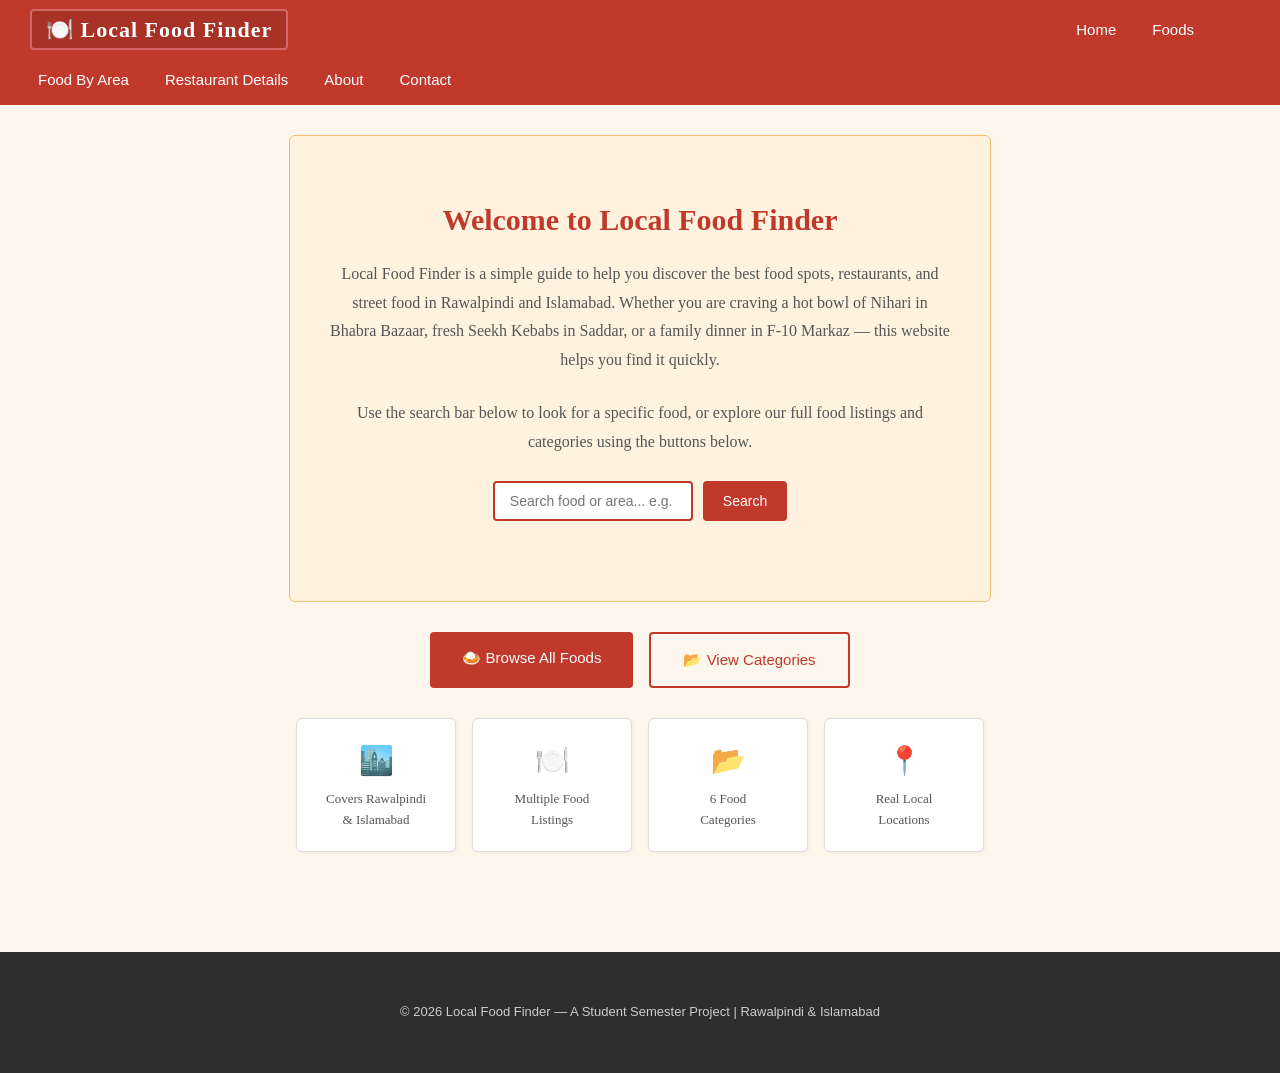
<file: index.html>
<!DOCTYPE html>
<html lang="en">
<head>
    <meta charset="UTF-8">
    <meta name="viewport" content="width=device-width, initial-scale=1.0">
    <title>Local Food Finder - Home</title>
    <link rel="stylesheet" href="style.css">
</head>
<body>

    <nav>
        <ul>
            <li><span class="nav-brand">🍽️ Local Food Finder</span></li>
            <li style="margin-left: 760px;"><a href="index.html">Home</a></li>
            <li><a href="foods.html">Foods</a></li>
            <li><a href="foodbyarea.html">Food By Area</a></li>
            <li><a href="details.html">Restaurant Details</a></li>
            <li><a href="about.html">About</a></li>
            <li><a href="contact.html">Contact</a></li>
        </ul>
    </nav>

    <main>

        <div class="hero">
            <h2>Welcome to Local Food Finder</h2>
            <p>
                Local Food Finder is a simple guide to help you discover the best food spots,
                restaurants, and street food in Rawalpindi and Islamabad. Whether you are craving
                a hot bowl of Nihari in Bhabra Bazaar, fresh Seekh Kebabs in Saddar, or a family
                dinner in F-10 Markaz — this website helps you find it quickly.
            </p>
            <p>
                Use the search bar below to look for a specific food, or explore our full food
                listings and categories using the buttons below.
            </p>

            <div class="search-bar">
                <input type="text" id="homeSearch" placeholder="Search food or area... e.g. Biryani, Saddar">
                <button type="button" onclick="redirectSearch()">Search</button>
            </div>
        </div>

        <div class="home-actions">
            <a href="foods.html" class="btn">🍛 Browse All Foods</a>
            <a href="categories.html" class="btn btn-outline">📂 View Categories</a>
        </div>

        <div style="display:flex; gap:16px; flex-wrap:wrap; justify-content:center; margin-bottom:30px;">

            <div style="background:#fff; border:1px solid #ddd; border-radius:6px; padding:20px 28px; text-align:center; min-width:160px; box-shadow:1px 1px 4px rgba(0,0,0,0.05);">
                <div style="font-size:28px;">🏙️</div>
                <div style="font-size:13px; color:#555; margin-top:6px;">Covers Rawalpindi<br>&amp; Islamabad</div>
            </div>

            <div style="background:#fff; border:1px solid #ddd; border-radius:6px; padding:20px 28px; text-align:center; min-width:160px; box-shadow:1px 1px 4px rgba(0,0,0,0.05);">
                <div style="font-size:28px;">🍽️</div>
                <div style="font-size:13px; color:#555; margin-top:6px;">Multiple Food<br>Listings</div>
            </div>

            <div style="background:#fff; border:1px solid #ddd; border-radius:6px; padding:20px 28px; text-align:center; min-width:160px; box-shadow:1px 1px 4px rgba(0,0,0,0.05);">
                <div style="font-size:28px;">📂</div>
                <div style="font-size:13px; color:#555; margin-top:6px;">6 Food<br>Categories</div>
            </div>

            <div style="background:#fff; border:1px solid #ddd; border-radius:6px; padding:20px 28px; text-align:center; min-width:160px; box-shadow:1px 1px 4px rgba(0,0,0,0.05);">
                <div style="font-size:28px;">📍</div>
                <div style="font-size:13px; color:#555; margin-top:6px;">Real Local<br>Locations</div>
            </div>

        </div>

    </main>

    <footer>
        <p>&copy; 2026 Local Food Finder &mdash; A Student Semester Project | Rawalpindi &amp; Islamabad</p>
    </footer>
    <script src="script.js"></script>
</body>
</html>
</file>
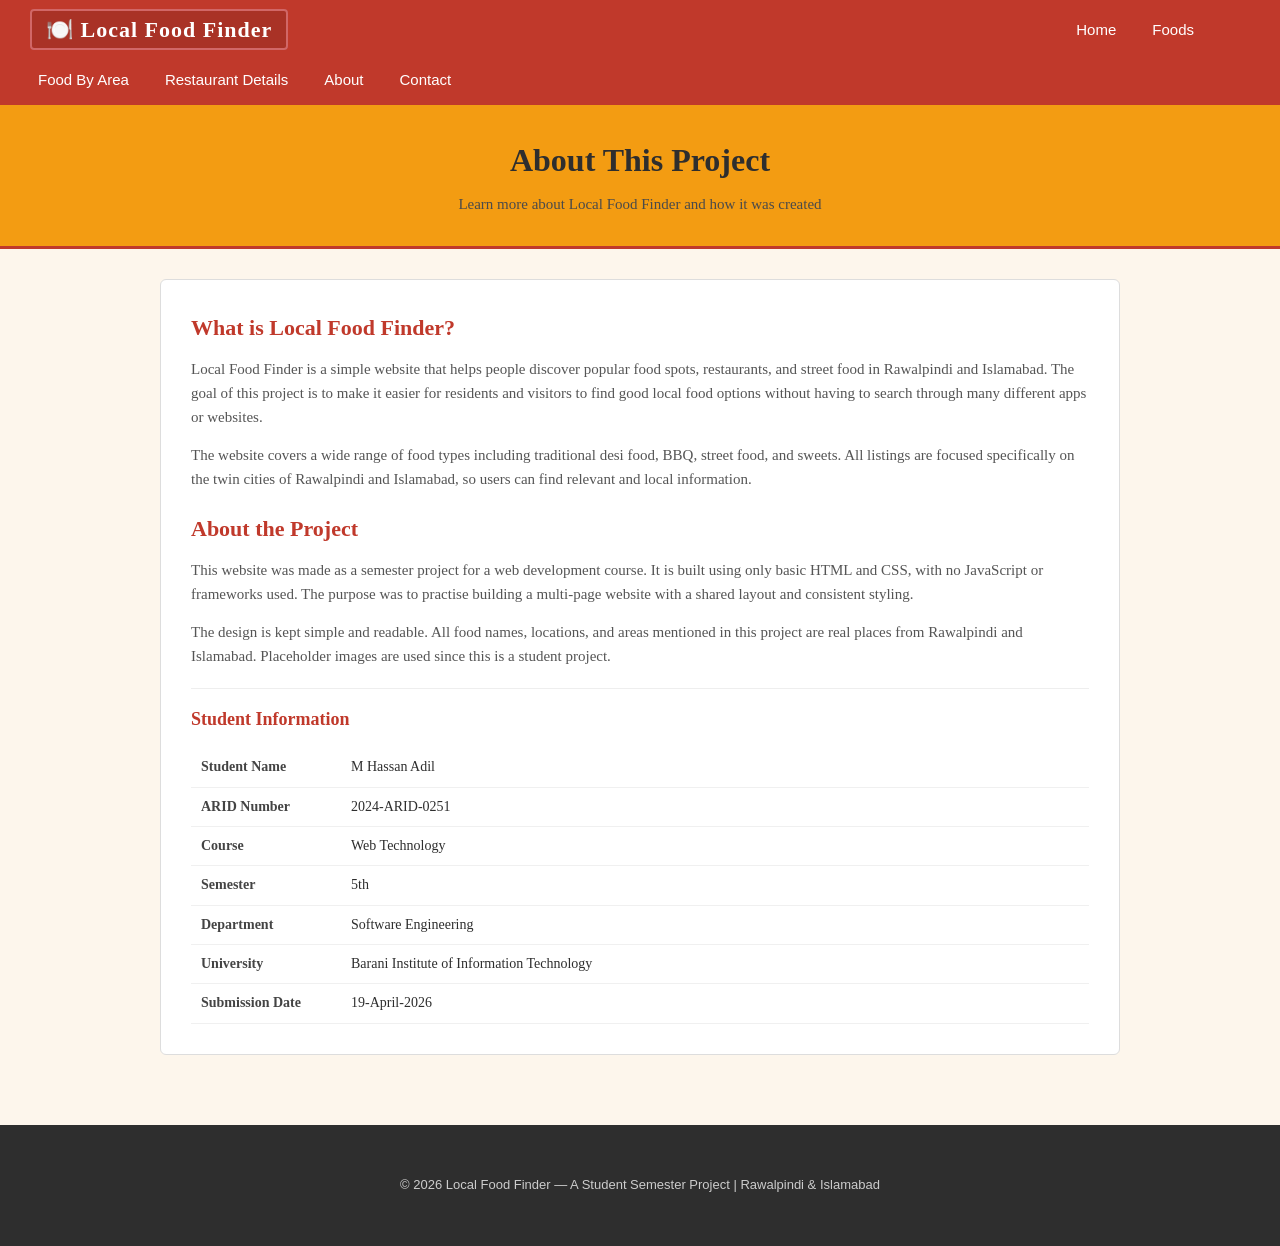
<file: about.html>
<!DOCTYPE html>
<html lang="en">
<head>
    <meta charset="UTF-8">
    <meta name="viewport" content="width=device-width, initial-scale=1.0">
    <title>Local Food Finder - About</title>
    <link rel="stylesheet" href="style.css">
</head>
<body>

    <nav>
        <ul>
            <li><span class="nav-brand">🍽️ Local Food Finder</span></li>
            <li style="margin-left: 760px;"><a href="index.html">Home</a></li>
            <li><a href="foods.html">Foods</a></li>
            <li><a href="foodbyarea.html">Food By Area</a></li>
            <li><a href="details.html">Restaurant Details</a></li>
            <li><a href="about.html">About</a></li>
            <li><a href="contact.html">Contact</a></li>
        </ul>
    </nav>

    <div class="page-header">
        <h1>About This Project</h1>
        <p>Learn more about Local Food Finder and how it was created</p>
    </div>

    <main>

        <div class="about-box">

            <h2>What is Local Food Finder?</h2>

            <p>
                Local Food Finder is a simple website that helps people discover popular food spots,
                restaurants, and street food in Rawalpindi and Islamabad. The goal of this project is
                to make it easier for residents and visitors to find good local food options without
                having to search through many different apps or websites.
            </p>

            <p>
                The website covers a wide range of food types including traditional desi food, BBQ,
                street food, and sweets. All listings are focused specifically on the twin cities of
                Rawalpindi and Islamabad, so users can find relevant and local information.
            </p>

            <h2 style="margin-top: 20px;">About the Project</h2>

            <p>
                This website was made as a semester project for a web development course. It is built
                using only basic HTML and CSS, with no JavaScript or frameworks used. The purpose was
                to practise building a multi-page website with a shared layout and consistent styling.
            </p>

            <p>
                The design is kept simple and readable. All food names, locations, and areas mentioned
                in this project are real places from Rawalpindi and Islamabad. Placeholder images are
                used since this is a student project.
            </p>

            <div class="student-info">
                <h2 style="color:#c0392b; font-size:18px; margin-bottom:14px;">Student Information</h2>
                <table>
                    <tr>
                        <td>Student Name</td>
                        <td>M Hassan Adil</td>
                    </tr>
                    <tr>
                        <td>ARID Number</td>
                        <td>2024-ARID-0251</td>
                    </tr>
                    <tr>
                        <td>Course</td>
                        <td>Web Technology</td>
                    </tr>
                    <tr>
                        <td>Semester</td>
                        <td>5th</td>
                    </tr>
                    <tr>
                        <td>Department</td>
                        <td>Software Engineering</td>
                    </tr>
                    <tr>
                        <td>University</td>
                        <td>Barani Institute of Information Technology</td>
                    </tr>
                    <tr>
                        <td>Submission Date</td>
                        <td>19-April-2026</td>
                    </tr>
                </table>
            </div>

        </div>

    </main>

    <footer>
        <p>&copy; 2026 Local Food Finder &mdash; A Student Semester Project | Rawalpindi &amp; Islamabad</p>
    </footer>

</body>
</html>
</file>
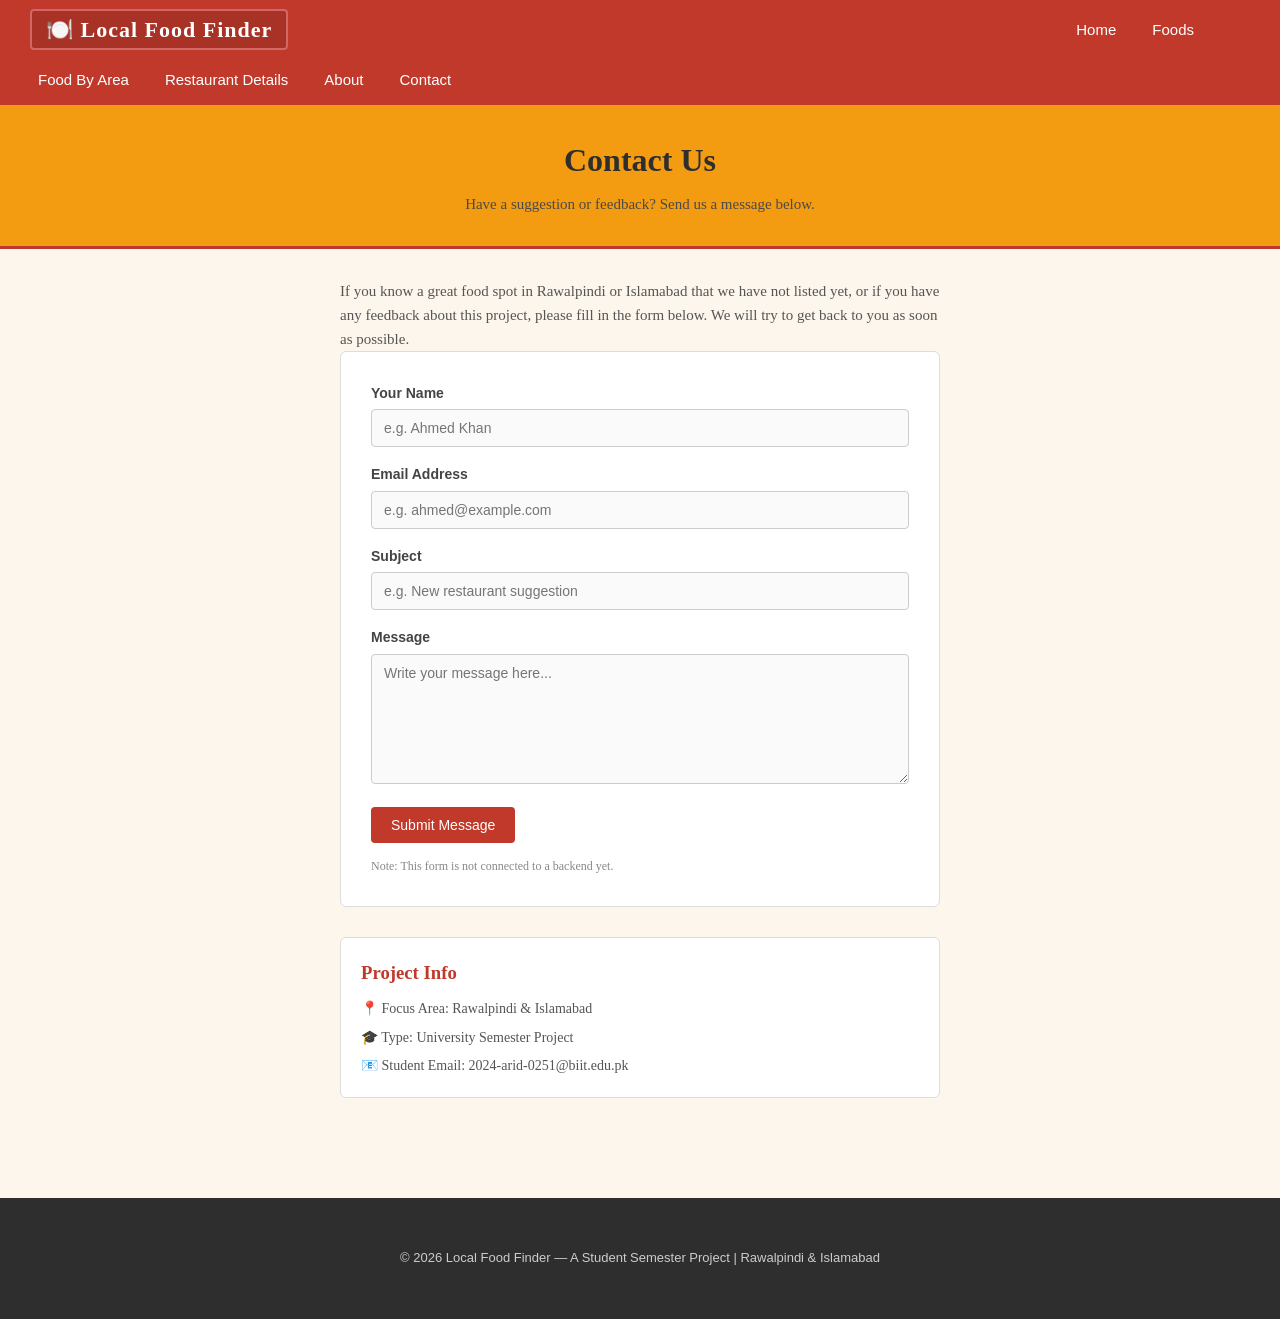
<file: contact.html>
<!DOCTYPE html>
<html lang="en">
<head>
    <meta charset="UTF-8">
    <meta name="viewport" content="width=device-width, initial-scale=1.0">
    <title>Local Food Finder - Contact</title>
    <link rel="stylesheet" href="style.css">
</head>
<body>

    <nav>
        <ul>
            <li><span class="nav-brand">🍽️ Local Food Finder</span></li>
            <li style="margin-left: 760px;"><a href="index.html">Home</a></li>
            <li><a href="foods.html">Foods</a></li>
            <li><a href="foodbyarea.html">Food By Area</a></li>
            <li><a href="details.html">Restaurant Details</a></li>
            <li><a href="about.html">About</a></li>
            <li><a href="contact.html">Contact</a></li>
        </ul>
    </nav>

    <div class="page-header">
        <h1>Contact Us</h1>
        <p>Have a suggestion or feedback? Send us a message below.</p>
    </div>

    <main>

        <p style="margin-bottom: 50px; color: #555; font-size: 15px; max-width: 600px; margin: 0 auto;">
            If you know a great food spot in Rawalpindi or Islamabad that we have not listed yet,
            or if you have any feedback about this project, please fill in the form below. We will
            try to get back to you as soon as possible.
        </p>

        <div class="contact-form">

            <label for="name">Your Name</label>
            <input type="text" id="name" name="name" placeholder="e.g. Ahmed Khan">

            <label for="email">Email Address</label>
            <input type="email" id="email" name="email" placeholder="e.g. ahmed@example.com">

            <label for="subject">Subject</label>
            <input type="text" id="subject" name="subject" placeholder="e.g. New restaurant suggestion">

            <label for="message">Message</label>
            <textarea id="message" name="message" placeholder="Write your message here..."></textarea>

            <button type="button" class="btn">Submit Message</button>

            <p style="margin-top: 14px; font-size: 12px; color: #888;">
                Note: This form is not connected to a backend yet.
            </p>

        </div>

        <div style="margin-top: 30px; background:#fff; border:1px solid #ddd; border-radius:6px; padding:20px; max-width:600px; margin:30px auto;">
            <h3 style="color:#c0392b; margin-bottom:10px;">Project Info</h3>
            <p style="font-size:14px; color:#555; margin-bottom:6px;">📍 Focus Area: Rawalpindi &amp; Islamabad</p>
            <p style="font-size:14px; color:#555; margin-bottom:6px;">🎓 Type: University Semester Project</p>
            <p style="font-size:14px; color:#555;">📧 Student Email: 2024-arid-0251@biit.edu.pk</p>
        </div>

    </main>

    <footer>
        <p>&copy; 2026 Local Food Finder &mdash; A Student Semester Project | Rawalpindi &amp; Islamabad</p>
    </footer>

</body>
</html>
</file>
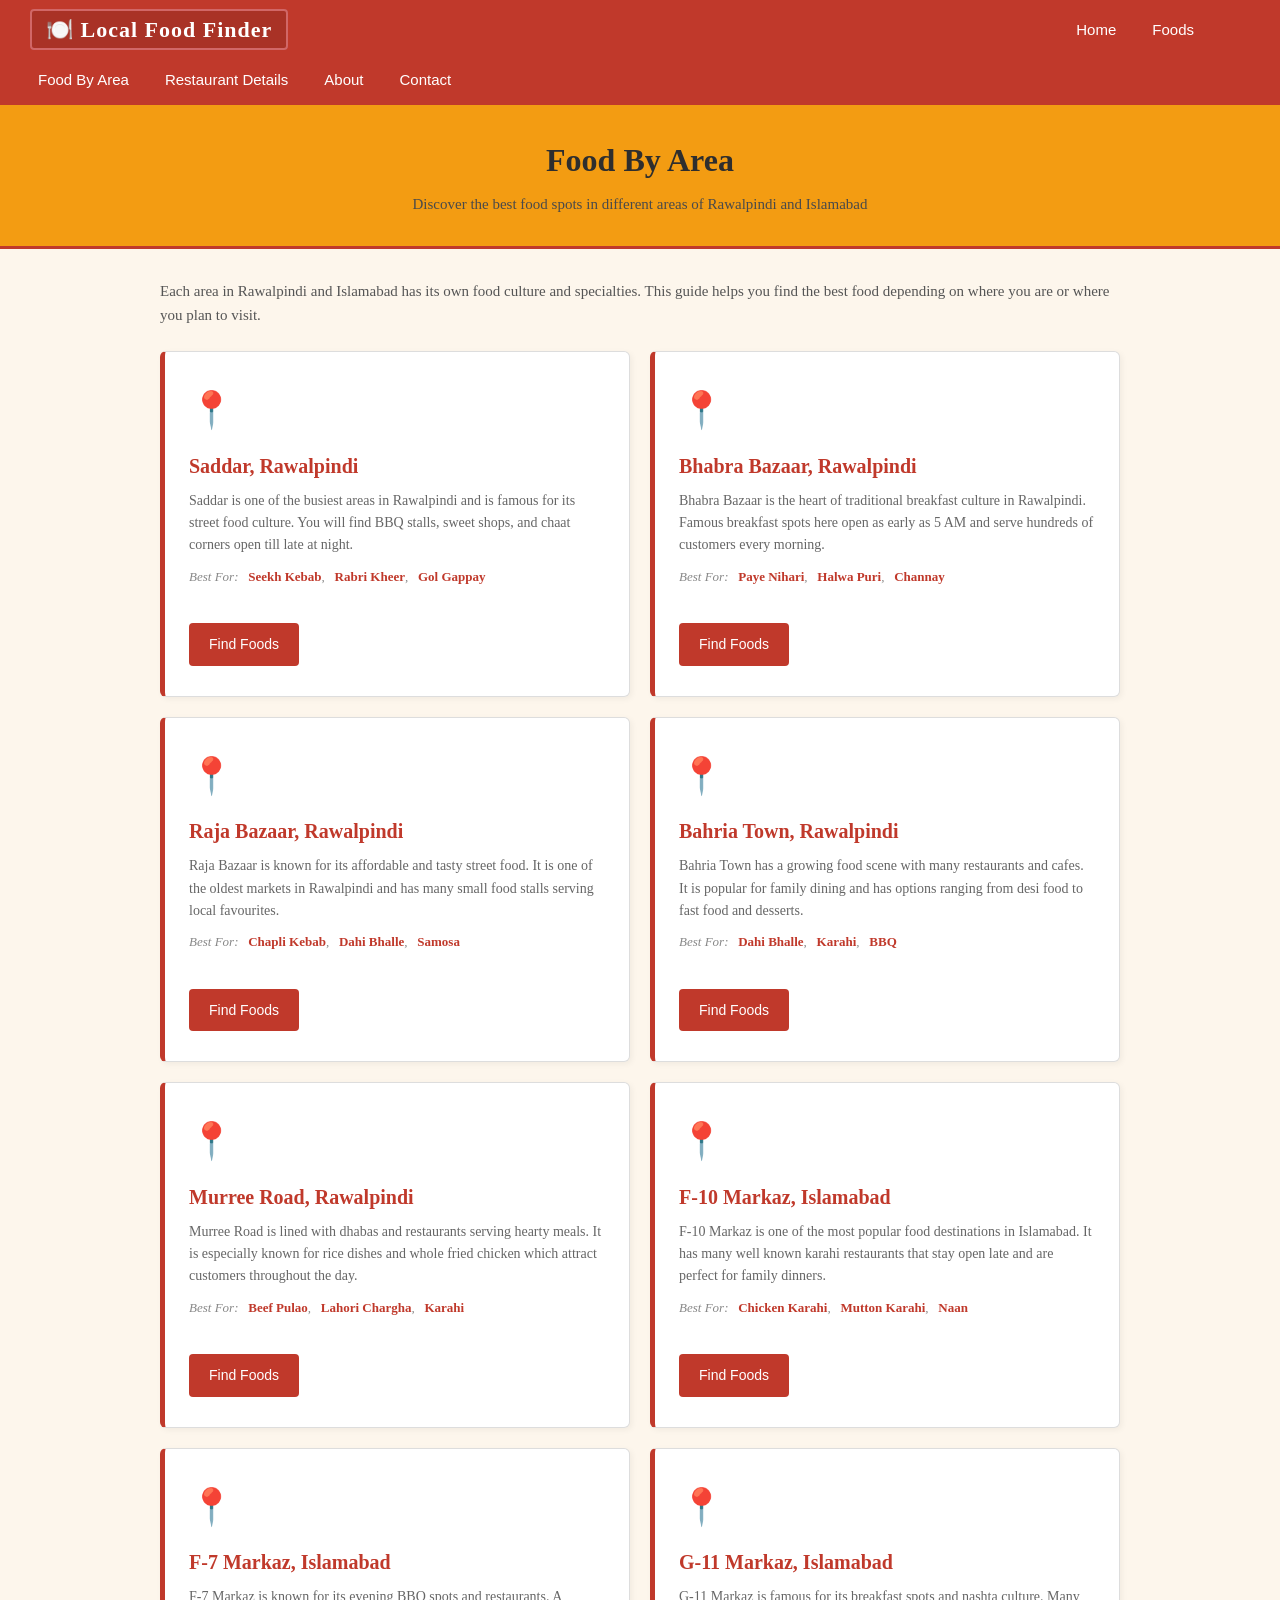
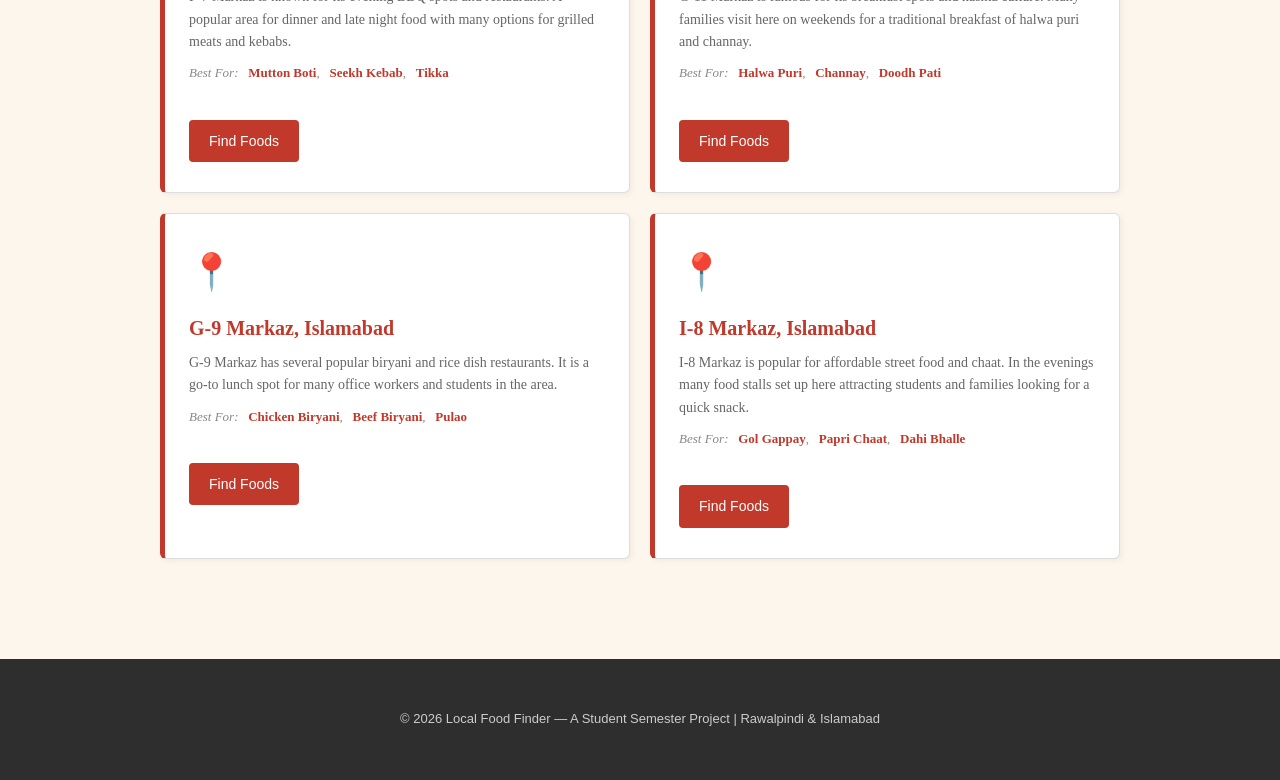
<file: foodbyarea.html>
<!DOCTYPE html>
<html lang="en">
<head>
    <meta charset="UTF-8">
    <meta name="viewport" content="width=device-width, initial-scale=1.0">
    <title>Local Food Finder - Food By Area</title>
    <link rel="stylesheet" href="style.css">
</head>
<body>

    <nav>
        <ul>
            <li><span class="nav-brand">🍽️ Local Food Finder</span></li>
            <li style="margin-left: 760px;"><a href="index.html">Home</a></li>
            <li><a href="foods.html">Foods</a></li>
            <li><a href="categories.html">Food By Area</a></li>
            <li><a href="details.html">Restaurant Details</a></li>
            <li><a href="about.html">About</a></li>
            <li><a href="contact.html">Contact</a></li>
        </ul>
    </nav>

    <div class="page-header">
        <h1>Food By Area</h1>
        <p>Discover the best food spots in different areas of Rawalpindi and Islamabad</p>
    </div>

    <main>

        <p style="color:#555; font-size:15px; margin-bottom:24px;">
            Each area in Rawalpindi and Islamabad has its own food culture and specialties.
            This guide helps you find the best food depending on where you are or where you
            plan to visit.
        </p>

        <div class="category-grid">

            <div class="category-box">
                <span class="cat-icon">📍</span>
                <h3>Saddar, Rawalpindi</h3>
                <p>
                    Saddar is one of the busiest areas in Rawalpindi and is famous for its
                    street food culture. You will find BBQ stalls, sweet shops, and chaat
                    corners open till late at night.
                </p>
                <p class="examples">
                    Best For: &nbsp;
                    <span>Seekh Kebab</span>, &nbsp;
                    <span>Rabri Kheer</span>, &nbsp;
                    <span>Gol Gappay</span>
                </p>
                <br>
                <a href="foods.html?search=Saddar" class="btn">Find Foods</a>
            </div>

            <div class="category-box">
                <span class="cat-icon">📍</span>
                <h3>Bhabra Bazaar, Rawalpindi</h3>
                <p>
                    Bhabra Bazaar is the heart of traditional breakfast culture in Rawalpindi.
                    Famous breakfast spots here open as early as 5 AM and serve hundreds of
                    customers every morning.
                </p>
                <p class="examples">
                    Best For: &nbsp;
                    <span>Paye Nihari</span>, &nbsp;
                    <span>Halwa Puri</span>, &nbsp;
                    <span>Channay</span>
                </p>
                <br>
                <a href="foods.html?search=Bhabra" class="btn">Find Foods</a>
            </div>

            <div class="category-box">
                <span class="cat-icon">📍</span>
                <h3>Raja Bazaar, Rawalpindi</h3>
                <p>
                    Raja Bazaar is known for its affordable and tasty street food. It is one
                    of the oldest markets in Rawalpindi and has many small food stalls serving
                    local favourites.
                </p>
                <p class="examples">
                    Best For: &nbsp;
                    <span>Chapli Kebab</span>, &nbsp;
                    <span>Dahi Bhalle</span>, &nbsp;
                    <span>Samosa</span>
                </p>
                <br>
                <a href="foods.html?search=Raja Bazaar" class="btn">Find Foods</a>
            </div>

            <div class="category-box">
                <span class="cat-icon">📍</span>
                <h3>Bahria Town, Rawalpindi</h3>
                <p>
                    Bahria Town has a growing food scene with many restaurants and cafes.
                    It is popular for family dining and has options ranging from desi food
                    to fast food and desserts.
                </p>
                <p class="examples">
                    Best For: &nbsp;
                    <span>Dahi Bhalle</span>, &nbsp;
                    <span>Karahi</span>, &nbsp;
                    <span>BBQ</span>
                </p>
                <br>
                <a href="foods.html?search=Bahria" class="btn">Find Foods</a>
            </div>

            <div class="category-box">
                <span class="cat-icon">📍</span>
                <h3>Murree Road, Rawalpindi</h3>
                <p>
                    Murree Road is lined with dhabas and restaurants serving hearty meals.
                    It is especially known for rice dishes and whole fried chicken which
                    attract customers throughout the day.
                </p>
                <p class="examples">
                    Best For: &nbsp;
                    <span>Beef Pulao</span>, &nbsp;
                    <span>Lahori Chargha</span>, &nbsp;
                    <span>Karahi</span>
                </p>
                <br>
                <a href="foods.html?search=Murree Road" class="btn">Find Foods</a>
            </div>

            <div class="category-box">
                <span class="cat-icon">📍</span>
                <h3>F-10 Markaz, Islamabad</h3>
                <p>
                    F-10 Markaz is one of the most popular food destinations in Islamabad.
                    It has many well known karahi restaurants that stay open late and are
                    perfect for family dinners.
                </p>
                <p class="examples">
                    Best For: &nbsp;
                    <span>Chicken Karahi</span>, &nbsp;
                    <span>Mutton Karahi</span>, &nbsp;
                    <span>Naan</span>
                </p>
                <br>
                <a href="foods.html?search=F-10" class="btn">Find Foods</a>
            </div>

            <div class="category-box">
                <span class="cat-icon">📍</span>
                <h3>F-7 Markaz, Islamabad</h3>
                <p>
                    F-7 Markaz is known for its evening BBQ spots and restaurants. A popular
                    area for dinner and late night food with many options for grilled meats
                    and kebabs.
                </p>
                <p class="examples">
                    Best For: &nbsp;
                    <span>Mutton Boti</span>, &nbsp;
                    <span>Seekh Kebab</span>, &nbsp;
                    <span>Tikka</span>
                </p>
                <br>
                <a href="foods.html?search=F-7" class="btn">Find Foods</a>
            </div>

            <div class="category-box">
                <span class="cat-icon">📍</span>
                <h3>G-11 Markaz, Islamabad</h3>
                <p>
                    G-11 Markaz is famous for its breakfast spots and nashta culture. Many
                    families visit here on weekends for a traditional breakfast of halwa puri
                    and channay.
                </p>
                <p class="examples">
                    Best For: &nbsp;
                    <span>Halwa Puri</span>, &nbsp;
                    <span>Channay</span>, &nbsp;
                    <span>Doodh Pati</span>
                </p>
                <br>
                <a href="foods.html?search=G-11" class="btn">Find Foods</a>
            </div>

            <div class="category-box">
                <span class="cat-icon">📍</span>
                <h3>G-9 Markaz, Islamabad</h3>
                <p>
                    G-9 Markaz has several popular biryani and rice dish restaurants. It is
                    a go-to lunch spot for many office workers and students in the area.
                </p>
                <p class="examples">
                    Best For: &nbsp;
                    <span>Chicken Biryani</span>, &nbsp;
                    <span>Beef Biryani</span>, &nbsp;
                    <span>Pulao</span>
                </p>
                <br>
                <a href="foods.html?search=G-9" class="btn">Find Foods</a>
            </div>

            <div class="category-box">
                <span class="cat-icon">📍</span>
                <h3>I-8 Markaz, Islamabad</h3>
                <p>
                    I-8 Markaz is popular for affordable street food and chaat. In the
                    evenings many food stalls set up here attracting students and families
                    looking for a quick snack.
                </p>
                <p class="examples">
                    Best For: &nbsp;
                    <span>Gol Gappay</span>, &nbsp;
                    <span>Papri Chaat</span>, &nbsp;
                    <span>Dahi Bhalle</span>
                </p>
                <br>
                <a href="foods.html?search=I-8" class="btn">Find Foods</a>
            </div>

        </div>

    </main>

    <footer>
        <p>&copy; 2026 Local Food Finder &mdash; A Student Semester Project | Rawalpindi &amp; Islamabad</p>
    </footer>

</body>
</html>
</file>
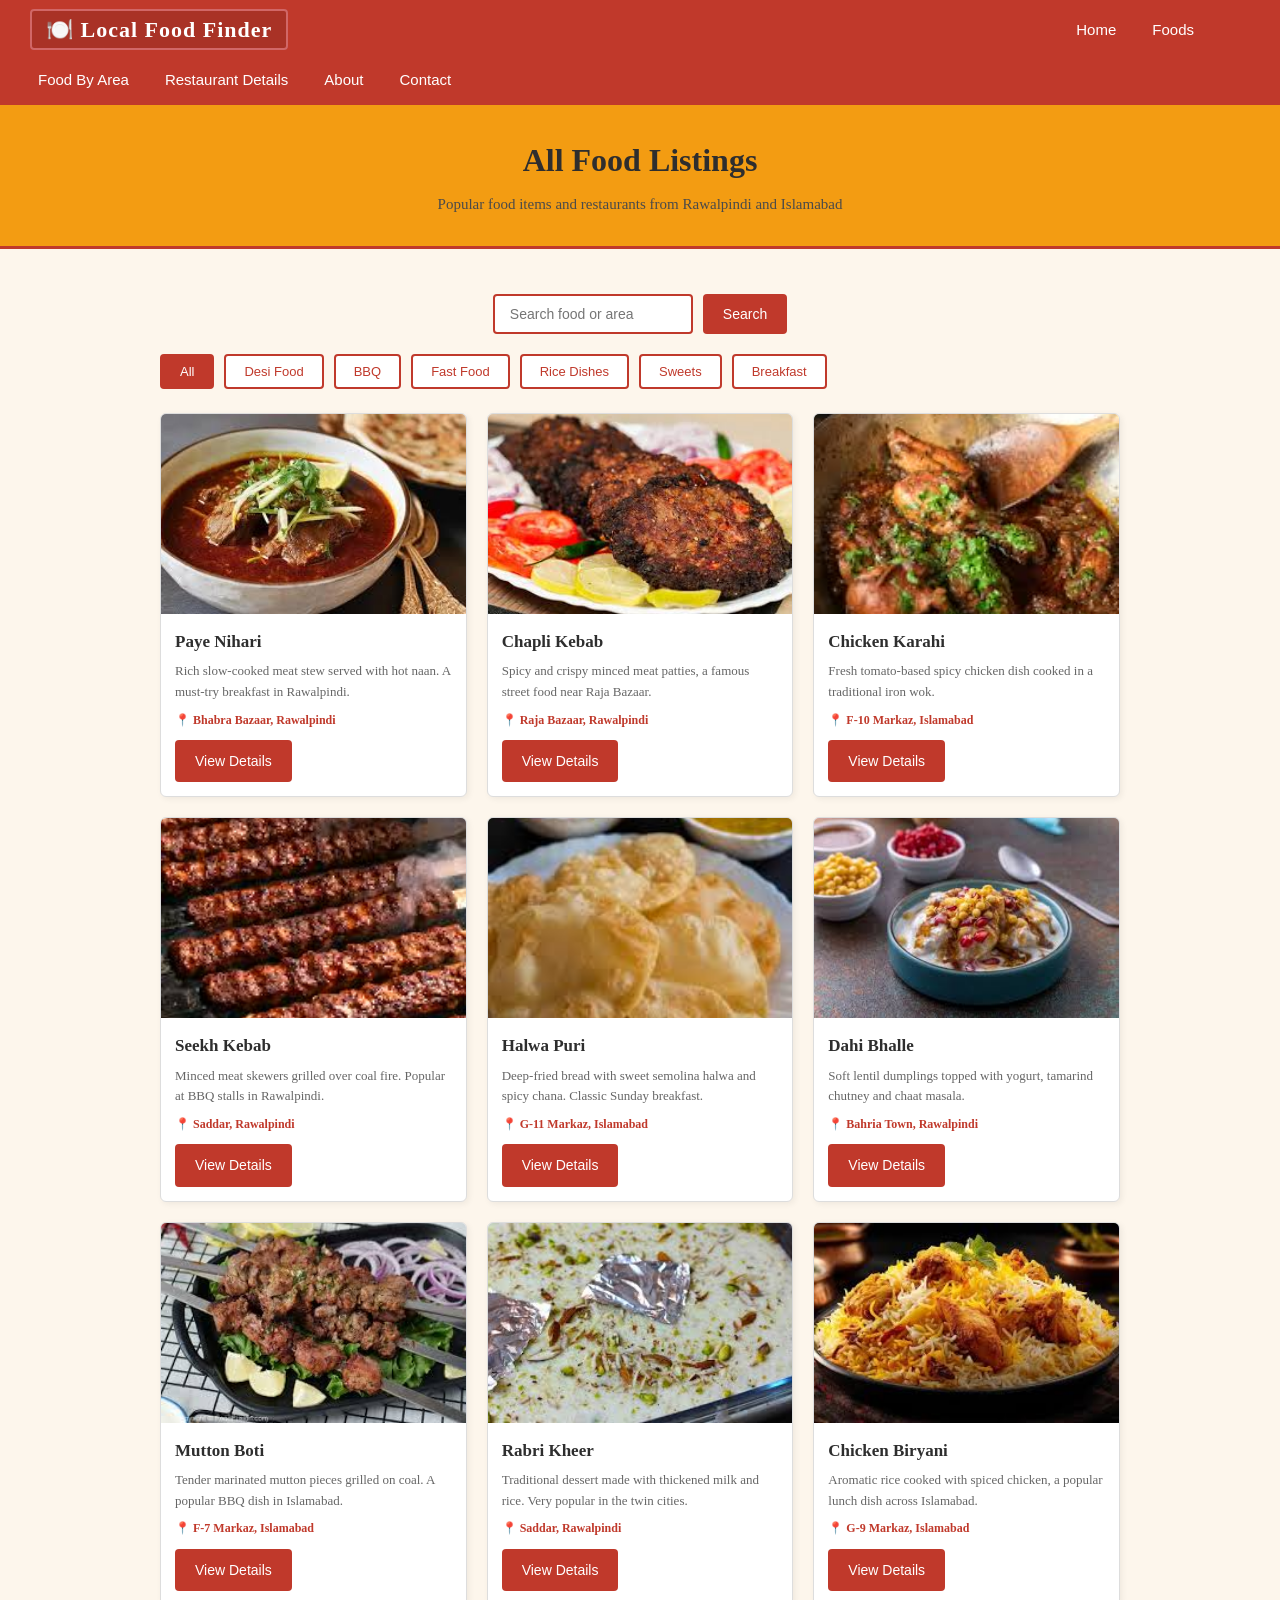
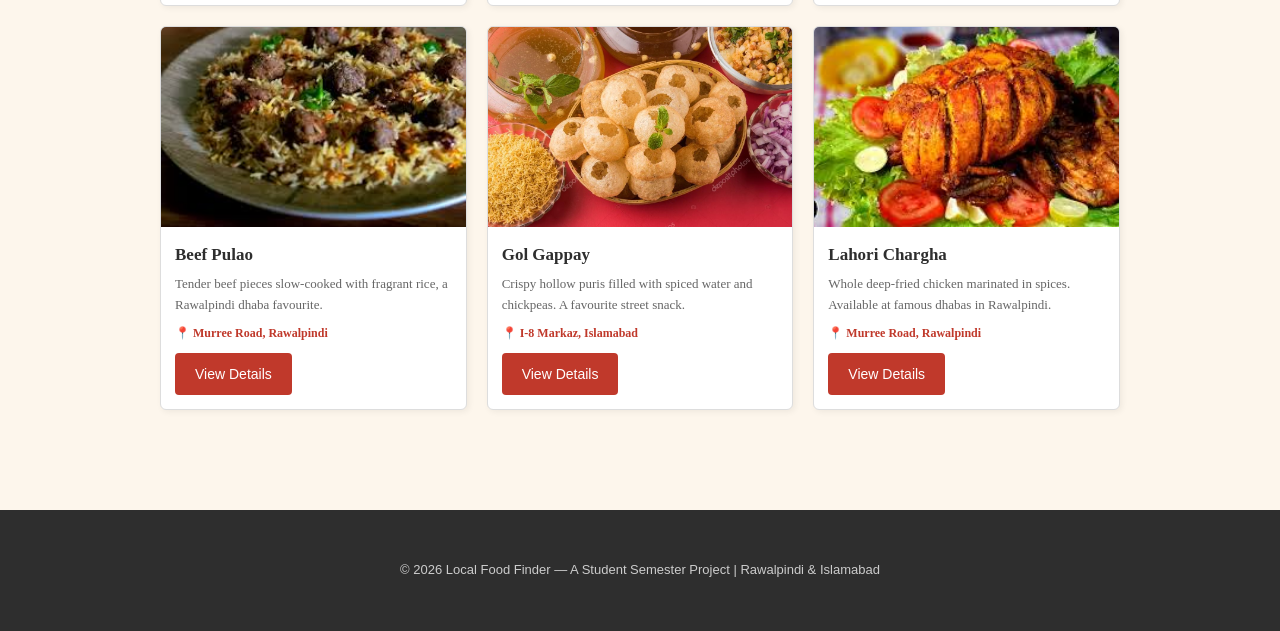
<file: foods.html>
<!DOCTYPE html>
<html lang="en">
<head>
    <meta charset="UTF-8">
    <meta name="viewport" content="width=device-width, initial-scale=1.0">
    <title>Local Food Finder - All Foods</title>
    <link rel="stylesheet" href="style.css">
</head>
<body>

    <nav>
        <ul>
            <li><span class="nav-brand">🍽️ Local Food Finder</span></li>
            <li style="margin-left: 760px;"><a href="index.html">Home</a></li>
            <li><a href="foods.html">Foods</a></li>
            <li><a href="foodbyarea.html">Food By Area</a></li>
            <li><a href="details.html">Restaurant Details</a></li>
            <li><a href="about.html">About</a></li>
            <li><a href="contact.html">Contact</a></li>
        </ul>
    </nav>

    <div class="page-header">
        <h1>All Food Listings</h1>
        <p>Popular food items and restaurants from Rawalpindi and Islamabad</p>
    </div>

    <main>

        <div class="search-bar" style="margin-bottom: 20px;">
            <input type="text" id="searchInput" placeholder="Search food or area" oninput="searchFood()">
            <button type="button">Search</button>
        </div>

        <div class="filter-buttons">
            <button class="filter-btn active" onclick="filterFood('all')">All</button>
            <button class="filter-btn" onclick="filterFood('desi')">Desi Food</button>
            <button class="filter-btn" onclick="filterFood('bbq')">BBQ</button>
            <button class="filter-btn" onclick="filterFood('fastfood')">Fast Food</button>
            <button class="filter-btn" onclick="filterFood('rice')">Rice Dishes</button>
            <button class="filter-btn" onclick="filterFood('sweets')">Sweets</button>
            <button class="filter-btn" onclick="filterFood('breakfast')">Breakfast</button>
        </div>

        <div class="cards-grid">

            <div class="card" data-category="breakfast desi">
                <img src="images/nihari.jpg" alt="Nihari">
                <div class="card-body">
                    <h3>Paye Nihari</h3>
                    <p>Rich slow-cooked meat stew served with hot naan. A must-try breakfast in Rawalpindi.</p>
                    <p class="location">📍 <span>Bhabra Bazaar, Rawalpindi</span></p>
                    <a href="details.html?id=1" class="btn">View Details</a>
                </div>
            </div>

            <div class="card" data-category="bbq">
                <img src="images/kebab.jpg" alt="Chapli Kebab">
                <div class="card-body">
                    <h3>Chapli Kebab</h3>
                    <p>Spicy and crispy minced meat patties, a famous street food near Raja Bazaar.</p>
                    <p class="location">📍 <span>Raja Bazaar, Rawalpindi</span></p>
                    <a href="details.html?id=2" class="btn">View Details</a>
                </div>
            </div>

            <div class="card" data-category="desi">
                <img src="images/ChickKarahi.jpg" alt="Chicken Karahi">
                <div class="card-body">
                    <h3>Chicken Karahi</h3>
                    <p>Fresh tomato-based spicy chicken dish cooked in a traditional iron wok.</p>
                    <p class="location">📍 <span>F-10 Markaz, Islamabad</span></p>
                    <a href="details.html?id=3" class="btn">View Details</a>
                </div>
            </div>

            <div class="card" data-category="bbq">
                <img src="images/sekhkebab.jpg" alt="Seekh Kebab">
                <div class="card-body">
                    <h3>Seekh Kebab</h3>
                    <p>Minced meat skewers grilled over coal fire. Popular at BBQ stalls in Rawalpindi.</p>
                    <p class="location">📍 <span>Saddar, Rawalpindi</span></p>
                    <a href="details.html?id=4" class="btn">View Details</a>
                </div>
            </div>

            <div class="card" data-category="breakfast desi">
                <img src="images/halwa puri.jpg" alt="Halwa Puri">
                <div class="card-body">
                    <h3>Halwa Puri</h3>
                    <p>Deep-fried bread with sweet semolina halwa and spicy chana. Classic Sunday breakfast.</p>
                    <p class="location">📍 <span>G-11 Markaz, Islamabad</span></p>
                    <a href="details.html?id=5" class="btn">View Details</a>
                </div>
            </div>

            <div class="card" data-category="fastfood">
                <img src="images/dahibarha.jpg" alt="Dahi Bhalle">
                <div class="card-body">
                    <h3>Dahi Bhalle</h3>
                    <p>Soft lentil dumplings topped with yogurt, tamarind chutney and chaat masala.</p>
                    <p class="location">📍 <span>Bahria Town, Rawalpindi</span></p>
                    <a href="details.html?id=6" class="btn">View Details</a>
                </div>
            </div>

            <div class="card" data-category="bbq">
                <img src="images/muttonboti.jpg" alt="Mutton Boti">
                <div class="card-body">
                    <h3>Mutton Boti</h3>
                    <p>Tender marinated mutton pieces grilled on coal. A popular BBQ dish in Islamabad.</p>
                    <p class="location">📍 <span>F-7 Markaz, Islamabad</span></p>
                    <a href="details.html?id=7" class="btn">View Details</a>
                </div>
            </div>

            <div class="card" data-category="sweets">
                <img src="images/kheer.jpg" alt="Rabri Kheer">
                <div class="card-body">
                    <h3>Rabri Kheer</h3>
                    <p>Traditional dessert made with thickened milk and rice. Very popular in the twin cities.</p>
                    <p class="location">📍 <span>Saddar, Rawalpindi</span></p>
                    <a href="details.html?id=8" class="btn">View Details</a>
                </div>
            </div>

            <div class="card" data-category="rice">
                <img src="images/biryani.jpg" alt="Chicken Biryani">
                <div class="card-body">
                    <h3>Chicken Biryani</h3>
                    <p>Aromatic rice cooked with spiced chicken, a popular lunch dish across Islamabad.</p>
                    <p class="location">📍 <span>G-9 Markaz, Islamabad</span></p>
                    <a href="details.html?id=9" class="btn">View Details</a>
                </div>
            </div>

            <div class="card" data-category="rice">
                <img src="images/pulao.jpg" alt="Beef Pulao">
                <div class="card-body">
                    <h3>Beef Pulao</h3>
                    <p>Tender beef pieces slow-cooked with fragrant rice, a Rawalpindi dhaba favourite.</p>
                    <p class="location">📍 <span>Murree Road, Rawalpindi</span></p>
                    <a href="details.html?id=10" class="btn">View Details</a>
                </div>
            </div>

            <div class="card" data-category="fastfood">
                <img src="images/golgappay.jpg" alt="Gol Gappay">
                <div class="card-body">
                    <h3>Gol Gappay</h3>
                    <p>Crispy hollow puris filled with spiced water and chickpeas. A favourite street snack.</p>
                    <p class="location">📍 <span>I-8 Markaz, Islamabad</span></p>
                    <a href="details.html?id=11" class="btn">View Details</a>
                </div>
            </div>

            <div class="card" data-category="desi">
                <img src="images/chargha.jpg" alt="Lahori Chargha">
                <div class="card-body">
                    <h3>Lahori Chargha</h3>
                    <p>Whole deep-fried chicken marinated in spices. Available at famous dhabas in Rawalpindi.</p>
                    <p class="location">📍 <span>Murree Road, Rawalpindi</span></p>
                    <a href="details.html?id=12" class="btn">View Details</a>
                </div>
            </div>

            </div>

            <div id="no-results" style="display:none; text-align:center; padding:60px 20px;">
                <div style="font-size:48px;">🍽️</div>
                <h3 style="color:#c0392b; margin:10px 0;">No Food Found</h3>
                <p style="color:#888; font-size:14px;">We could not find any food matching "<span id="search-term"></span>"</p>
                <p style="color:#888; font-size:14px; margin-top:6px;">Try searching for something else like Biryani, BBQ, Saddar or Islamabad.</p>
                <button class="btn" style="margin-top:16px;" onclick="clearSearch()">Show All Foods</button>
            </div>

        </div>

    </main>

    <footer>
        <p>&copy; 2026 Local Food Finder &mdash; A Student Semester Project | Rawalpindi &amp; Islamabad</p>
    </footer>

    <script src="script.js"></script>

</body>
</html>
</file>
<file: style.css>
* {
    margin: 0;
    padding: 0;
    box-sizing: border-box;
}

body {
    font-family: Georgia, "Times New Roman", serif;
    background-color: #fdf6ec;
    color: #2e2e2e;
    font-size: 16px;
    line-height: 1.6;
    min-height: 100vh;
    display: flex;
    flex-direction: column;
}

a {
    text-decoration: none;
    color: #c0392b;
}

a:hover {
    text-decoration: underline;
}

img {
    max-width: 100%;
    display: block;
}

nav {
    background-color: #c0392b;
    padding: 12px 30px;
    position: sticky;
    top: 0;
    z-index: 1000;
}

nav ul {
    list-style: none;
    display: flex;
    gap: 20px;
    flex-wrap: wrap;
    align-items: center;
}

nav ul li a {
    color: #ffffff;
    font-size: 15px;
    font-family: Arial, sans-serif;
    padding: 5px 8px;
    border-radius: 4px;
    transition: background-color 0.3s ease;
}

nav ul li a:hover {
    background-color: #a93226;
    border-radius: 4px;
    text-decoration: none;
}


.nav-brand {
    font-size: 22px;
    font-weight: bold;
    color: #fff;
    font-family: Georgia, serif;
    letter-spacing: 1px;
    background-color: #a93226;
    padding: 6px 14px;
    border-radius: 4px;
    border: 2px solid #d16767;
}

.page-header {
    background-color: #f39c12;
    padding: 30px;
    text-align: center;
    border-bottom: 3px solid #c0392b;
}

.page-header h1 {
    font-size: 32px;
    color: #2e2e2e;
}

.page-header p {
    color: #4a4a4a;
    margin-top: 6px;
    font-size: 15px;
}

main {
    max-width: 1000px;
    margin: 30px auto;
    padding: 0 20px;
    flex: 1;
}

.filter-buttons {
    display: flex;
    gap: 10px;
    flex-wrap: wrap;
    margin-bottom: 24px;
}

.filter-btn {
    padding: 8px 18px;
    border: 2px solid #c0392b;
    background-color: #fff;
    color: #c0392b;
    border-radius: 4px;
    cursor: pointer;
    font-size: 13px;
    font-family: Arial, sans-serif;
}

.filter-btn:hover {
    background-color: #c0392b;
    color: #fff;
}

.filter-btn.active {
    background-color: #c0392b;
    color: #fff;
}

.btn {
    display: inline-block;
    background-color: #c0392b;
    color: #ffffff;
    padding: 10px 20px;
    border-radius: 4px;
    font-family: Arial, sans-serif;
    font-size: 14px;
    border: none;
    cursor: pointer;
}

.btn:hover {
    background-color: #a93226;
    text-decoration: none;
}

.btn-outline {
    background-color: transparent;
    border: 2px solid #c0392b;
    color: #c0392b;
}

.btn-outline:hover {
    background-color: #c0392b;
    color: #fff;
}

.hero {
    background-color: #fff3e0;
    border: 1px solid #f0c070;
    border-radius: 6px;
    padding: 60px 40px;
    text-align: center;
    margin-bottom: 10px;
}

.hero h2 {
    font-size: 30px;
    color: #c0392b;
    margin-bottom: 16px;
}

.hero p {
    font-size: 16px;
    color: #555;
    max-width: 620px;
    margin: 0 auto 24px auto;
    line-height: 1.8;
}

.search-bar {
    display: flex;
    justify-content: center;
    gap: 10px;
    margin-top: 15px;
    margin-bottom: 20px;
    flex-wrap: wrap;
}

.search-bar input {
    padding: 10px 15px;
    width: 200px;
    border: 2px solid #c0392b;
    border-radius: 4px;
    font-size: 14px;
    font-family: Arial, sans-serif;
}

.search-bar button {
    padding: 10px 20px;
    background-color: #c0392b;
    color: white;
    border: none;
    border-radius: 4px;
    cursor: pointer;
    font-size: 14px;
    font-family: Arial, sans-serif;
}

.section-title {
    font-size: 22px;
    color: #c0392b;
    margin-bottom: 16px;
    border-bottom: 2px solid #f0c070;
    padding-bottom: 6px;
}

.cards-grid {
    display: grid;
    grid-template-columns: repeat(3, 1fr);
    gap: 20px;
    margin-bottom: 30px;
}

@media (max-width: 720px) {
    .cards-grid {
        grid-template-columns: repeat(2, 1fr);
    }
}

@media (max-width: 480px) {
    .cards-grid {
        grid-template-columns: 1fr;
    }
}

.card {
    background-color: #ffffff;
    border: 1px solid #ddd;
    border-radius: 6px;
    overflow: hidden;
    box-shadow: 2px 2px 6px rgba(0,0,0,0.06);
}

.card img {
    width: 100%;
    height: 200px;
    object-fit: cover;
    background-color: #f5d5a0;
}

.card-body {
    padding: 14px;
}

.card-body h3 {
    font-size: 17px;
    margin-bottom: 6px;
    color: #2e2e2e;
}

.card-body p {
    font-size: 13px;
    color: #666;
    margin-bottom: 8px;
}

.card-body .location {
    font-size: 12px;
    color: #888;
    margin-bottom: 10px;
}

.card-body .location span {
    color: #c0392b;
    font-weight: bold;
}

.home-actions {
    text-align: center;
    margin: 30px 0;
    display: flex;
    gap: 16px;
    justify-content: center;
    flex-wrap: wrap;
}

.home-actions .btn {
    padding: 14px 32px;
    font-size: 15px;
}

.details-container {
    background-color: #fff;
    border: 1px solid #ddd;
    border-radius: 6px;
    padding: 30px;
    box-shadow: 2px 2px 6px rgba(0,0,0,0.06);
}

.details-container img {
    width: 100%;
    max-height: 300px;
    object-fit: cover;
    border-radius: 4px;
    margin-bottom: 20px;
    background-color: #f5d5a0;
}

.details-container h2 {
    font-size: 26px;
    color: #c0392b;
    margin-bottom: 10px;
}

.details-container p {
    font-size: 15px;
    color: #555;
    margin-bottom: 10px;
}

.details-info {
    margin-top: 16px;
    border-top: 1px solid #eee;
    padding-top: 16px;
}

.details-info table {
    width: 100%;
    border-collapse: collapse;
}

.details-info table td {
    padding: 8px 10px;
    font-size: 14px;
    border-bottom: 1px solid #f0f0f0;
}

.details-info table td:first-child {
    font-weight: bold;
    color: #444;
    width: 140px;
}

.stars {
    color: #f39c12;
    font-size: 18px;
    letter-spacing: 2px;
}

.category-grid {
    display: grid;
    grid-template-columns: repeat(2, 1fr);
    gap: 20px;
    margin-bottom: 30px;
}

@media (max-width: 560px) {
    .category-grid {
        grid-template-columns: 1fr;
    }
}

.category-box {
    border-radius: 6px;
    padding: 30px 24px;
    border-left: 5px solid #c0392b;
    background-color: #fff;
    border-top: 1px solid #ddd;
    border-right: 1px solid #ddd;
    border-bottom: 1px solid #ddd;
    box-shadow: 2px 2px 6px rgba(0,0,0,0.05);
}

.category-box .cat-icon {
    font-size: 36px;
    margin-bottom: 10px;
    display: block;
}

.category-box h3 {
    font-size: 20px;
    color: #c0392b;
    margin-bottom: 8px;
}

.category-box p {
    font-size: 14px;
    color: #666;
    margin-bottom: 10px;
    line-height: 1.6;
}

.category-box .examples {
    font-size: 13px;
    color: #888;
    font-style: italic;
}

.category-box .examples span {
    color: #c0392b;
    font-style: normal;
    font-weight: bold;
}

.about-box {
    background-color: #fff;
    border: 1px solid #ddd;
    border-radius: 6px;
    padding: 30px;
}

.about-box h2 {
    color: #c0392b;
    font-size: 22px;
    margin-bottom: 12px;
}

.about-box p {
    margin-bottom: 14px;
    font-size: 15px;
    color: #555;
}

.student-info {
    margin-top: 20px;
    border-top: 1px solid #eee;
    padding-top: 16px;
}

.student-info table {
    border-collapse: collapse;
    width: 100%;
}

.student-info table td {
    padding: 8px 10px;
    font-size: 14px;
    border-bottom: 1px solid #f0f0f0;
}

.student-info table td:first-child {
    font-weight: bold;
    color: #444;
    width: 150px;
}

.contact-form {
    background-color: #fff;
    border: 1px solid #ddd;
    border-radius: 6px;
    padding: 30px;
    max-width: 600px;
    margin: 0 auto 30px auto;
}

.contact-form label {
    display: block;
    margin-bottom: 5px;
    font-size: 14px;
    font-weight: bold;
    color: #444;
    font-family: Arial, sans-serif;
}

.contact-form input,
.contact-form textarea {
    width: 100%;
    padding: 10px 12px;
    margin-bottom: 16px;
    border: 1px solid #ccc;
    border-radius: 4px;
    font-size: 14px;
    font-family: Arial, sans-serif;
    background-color: #fafafa;
}

.contact-form input:focus,
.contact-form textarea:focus {
    border-color: #c0392b;
    outline: none;
}

.contact-form textarea {
    height: 130px;
    resize: vertical;
}

footer {
    background-color: #2e2e2e;
    color: #ccc;
    text-align: center;
    padding: 50px;
    margin-top: 40px;
    font-size: 13px;
    font-family: Arial, sans-serif;
}

footer a {
    color: #f39c12;
}
</file>
